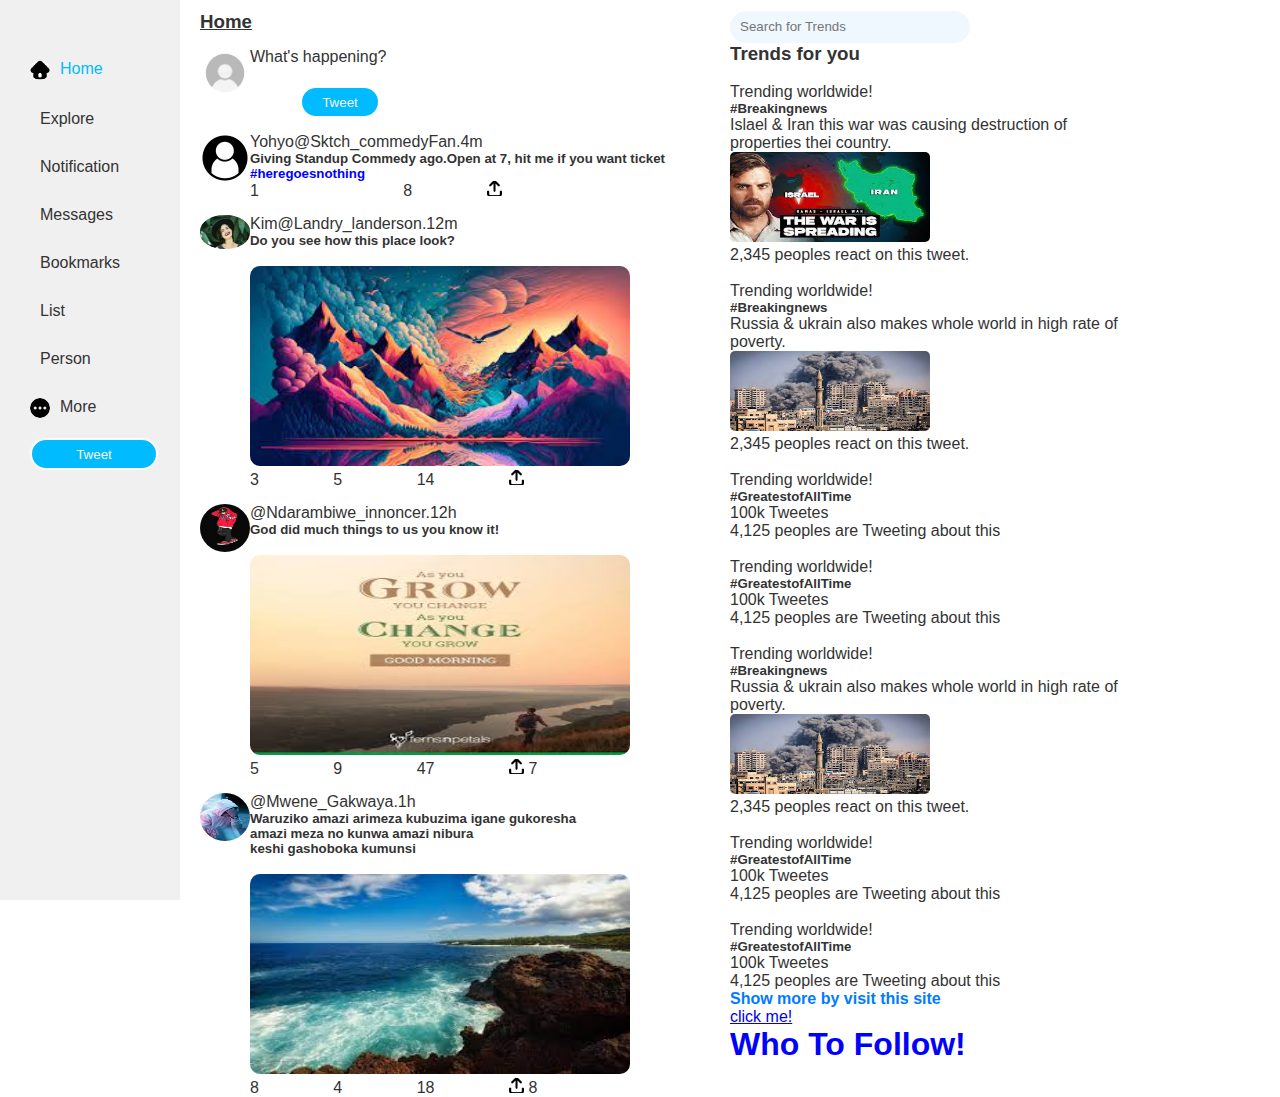
<file: index.html>
<!DOCTYPE html>
<html lang="en">
<head>
    <meta charset="UTF-8">
    <meta name="viewport" content="width=device-width, initial-scale=1.0">
    <title>caleb@twitterclone</title>
    <link href="https://fonts.googleapis.com/css2?family=Material+Symbols+Outlined" rel="stylesheet" />

    <link rel="stylesheet" href="https://cdnjs.cloudflare.com/ajax/libs/font-awesome/6.4.2/css/all.min.css"
    integrity="sha512-z3gLpd7yknf1YoNbCzqRKc4qyor8gaKU1qmn+CShxbuBusANI9QpRohGBreCFkKxLhei6S9CQXFEbbKuqLg0DA==" 
    crossorigin="anonymous" 
    referrerpolicy="no-referrer" />
    <link rel="stylesheet" href="index.css">
</head>
<body>
<main>
<div class="wrapper">
    <header class="fixed-head">
        <div class="nav-icons">
            <ul>
                <li><i id="icon" class="fa-brands fa-twitter" style="color: rgb(0, 187, 255); font-size: 2rem;"></i></li>
                <li class="home"><img style="border-radius: 50%;" id="image-icon" src="image/home-icon.png" width="20"> Home</li>
                <li> <i id="icon" class="fas fa-hashtag"></i> Explore</li>
                <li> <i id="icon" class="fas fa-bell"></i> Notification</li>
                <li><i id="icon" class="fas fa-envelope"></i> Messages</li>
                <li><i id="icon" class="fa-solid fa-bookmark"></i> Bookmarks</li>
                <li><i id="icon" class="fa-solid fa-rectangle-list"></i> List</li>
                <li><i id="icon" class="fa-solid fa-user"></i>Person</li>
                <li><img style="border-radius: 50%;" id="image-icon" src="image/circle-alipse.png" width="20"  alt="">More</li>
                <button id="tweet-icon">Tweet</button>
            </ul>
        </div>
    </header>
    <main class="grid-container">
        <div class="middle">
            <div class="middle-1">
                <h3><u style=" size: 10px;">Home</u></h3>
            <div class="user">
                <div>
                <img src="image/user.jpeg" width="50" style="border-radius: 50%;" >
                </div>
                <div class="user-id">
                    <p>What's happening?</p>
                    <ul>
                        <li><i class="fa-regular fa-image"></i></li>
                        <li><i class="fa-solid fa-gift"></i></li>
                        <li><i class="fa-solid fa-key"></i></li>
                        <li><i class="fa-solid fa-calendar-days"></i></li>
                        <li><i class="fa-solid fa-globe"></i></li>
                         <li><button id="tweet-icon2">Tweet</button></li>
                    </ul>
                </div>
            </div>
            </div>
            <div class="middle-2">
                <div class="user">
                    <div>
                    <img src="image/user1.png" width="50" style="border-radius: 50%;" >
                    </div>
                    <div class="user-id">
                        <p>Yohyo@Sktch_commedyFan.4m</p>
                        <h5>Giving Standup Commedy ago.Open at 7, hit me if you want ticket <span style="color: blue;">#heregoesnothing</span></h5>
                        <ul>
                            <li id="list"><i class="fa-regular fa-comment"></i> 1</li>
                            <li id="list"><i class="fa-solid fa-retweet"></i></li>
                            <li id="list"><i class="fa-regular fa-heart"></i> 8</li>
                            <li id="list"><img src="image/arrow-icon.png" width="15"></li>
                        </ul>
                    </div>
                </div>
            </div>
                <div class="middle-3">
                    <div class="user">
                        <div>
                        <img src="image/pro0.jpg" width="50" style="border-radius: 48%;" >
                        </div>
                        <div class="user-id">
                            <p>Kim@Landry_landerson.12m</p>
                            <h5>Do you see how this place look?</h5><br>
                            <img src="image/backimage.jpg" width="380" height="200" style="border-radius: 10px;">
                            <br>
                            <ul>
                                <li id="list"><i class="fa-regular fa-comment"></i> 3</li>
                                <li id="list"><i class="fa-solid fa-retweet"></i> 5</li>
                                <li id="list"><i class="fa-regular fa-heart"></i> 14</li>
                                <li id="list"><img src="image/arrow-icon.png" width="15"></li>
                            </ul>
                        </div>
                    </div>
                </div>
                <div class="middle-4">
                    <div class="user">
                        <div>
                        <img src="image/pro1.jpg" width="50" style="border-radius: 50%; height: 3rem;" >
                        </div>
                        <div class="user-id">
                            <p>@Ndarambiwe_innoncer.12h</p>
                            <h5>God did much things to us you know it!</h5><br>
                            <img src="image/dawnload2.jpg" width="380" height="200" style="border-radius: 10px;">
                            <br>
                            <ul>
                                <li id="list"><i class="fa-regular fa-comment"></i>5</li>
                                <li id="list"><i class="fa-solid fa-retweet"></i> 9</li>
                                <li id="list"><i class="fa-regular fa-heart"></i> 47</li>
                                <li id="list"><img src="image/arrow-icon.png" width="15"> 7</li>
                            </ul>
                        </div>
                </div>
            </div>
            <div class="middle-5">
                <div class="user">
                    <div>
                    <img src="image/pro2.jpg" width="50" style="border-radius: 50%; height: 3rem;" >
                    </div>
                    <div class="user-id">
                        <p>@Mwene_Gakwaya.1h</p>
                        <h5>Waruziko amazi arimeza kubuzima igane gukoresha <br> amazi meza no kunwa amazi nibura <br> keshi gashoboka kumunsi</h5><br>
                        <img src="image/dawnload3.jpg" width="380" height="200" style="border-radius: 10px;">
                        <br>
                        <ul>
                            <li id="list"><i class="fa-regular fa-comment"></i>8</li>
                            <li id="list"><i class="fa-solid fa-retweet"></i> 4</li>
                            <li id="list"><i class="fa-regular fa-heart"></i> 18</li>
                            <li id="list"><img src="image/arrow-icon.png" width="15"> 8</li>
                        </ul>
                    </div>
            </div>
            </div>
        </div>
    <div class="right">
            <div class="search-container">
                <i class="fas fa-search"></i>
                <input id="button" type="text" placeholder="Search for Trends">
            </div>
        <div class="trends">
                <div>
                <h3>Trends for you</h3><br>
                <p>Trending worldwide!</p>
                <h5>#Breakingnews</h5>
                <p>Islael & Iran this war was causing destruction of properties thei country.</p>
                <img id="trend" src="image/download5.jpg" width="200" height="90" alt="">
                <p>2,345 peoples react on this tweet.</p>
                </div><br>
                <div>
                    <p>Trending worldwide!</p>
                    <h5>#Breakingnews</h5>
                    <p>Russia & ukrain also makes whole world in high rate of poverty.</p>
                    <img id="trend" src="image/download4.jpg" width="200" height="80" alt="">
                    <p>2,345 peoples react on this tweet.</p>
                    </div><br>
                    <div>
                        
                        <p>Trending worldwide!</p>
                        <h5>#GreatestofAllTime</h5>
                        <p>100k Tweetes</p>
                        <p>4,125 peoples are Tweeting about this</p>
                        </div><br>
                        <div>
                        
                            <p>Trending worldwide!</p>
                            <h5>#GreatestofAllTime</h5>
                            <p>100k Tweetes</p>
                            <p>4,125 peoples are Tweeting about this</p>
                            </div><br>
                            <div>
                                <p>Trending worldwide!</p>
                                <h5>#Breakingnews</h5>
                                <p>Russia & ukrain also makes whole world in high rate of poverty.</p>
                                <img id="trend" src="image/download4.jpg" width="200" height="80" alt="">
                                <p>2,345 peoples react on this tweet.</p>
                                </div><br>
                                <div>
                        
                                    <p>Trending worldwide!</p>
                                    <h5>#GreatestofAllTime</h5>
                                    <p>100k Tweetes</p>
                                    <p>4,125 peoples are Tweeting about this</p>
                                    </div><br>
                            <div>
                        
                                <p>Trending worldwide!</p>
                                <h5>#GreatestofAllTime</h5>
                                <p>100k Tweetes</p>
                                <p>4,125 peoples are Tweeting about this</p>
                                </div>


                        <div>
                            <h4 style="color: rgb(0, 123, 255);">Show more by visit this site</h4> <a href="https://www.google.com/search?q=war+in+the+world&rlz=1C1KNTJ_enRW1077RW1077&oq=war+in+the+wor&gs_lcrp=EgZjaHJvbWUqBwgAEAAYgAQyBwgAEAAYgAQyBggBEEUYOTIHCAIQABiABDIHCAMQABiABDIHCAQQABiABDIHCAUQABiABDIHCAYQABiABDIHCAcQABiABDIICAgQABgWGB4yDQgJEAAYChgWGB4Y8QTSAQg5MzYzajBqN6gCALACAA&sourceid=chrome&ie=UTF-8">click me!</a> 
                        </div>
                        <div>
                            <h1 style="color: blue;">Who To Follow!</h1>
                        </div>
        </div>
    </div>
    </main>
</div> 
</body>
</html>
</file>
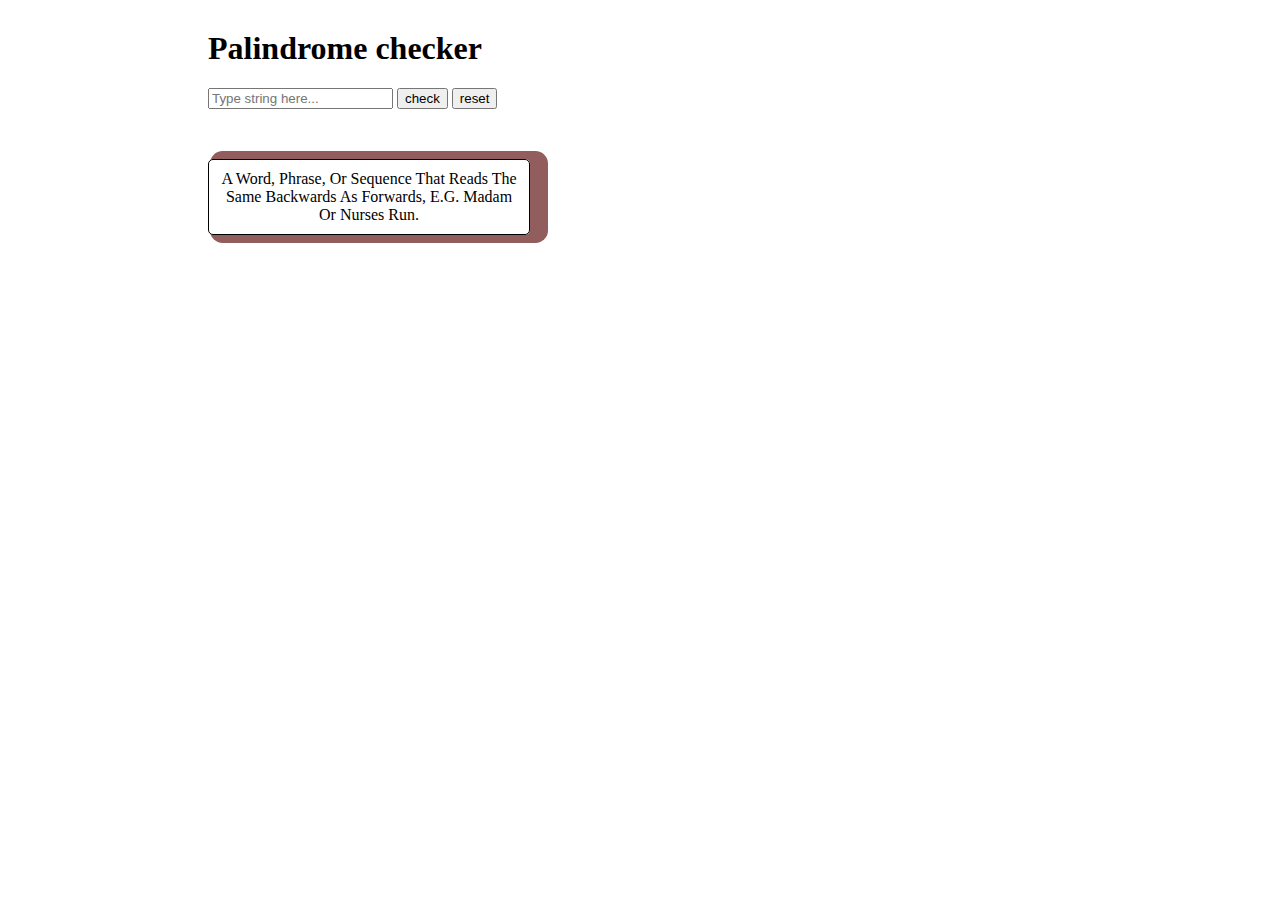
<file: paridrone/palidrome.html>
<!DOCTYPE html>
<html lang="en">
  <head>
    <meta charset="UTF-8" />
    <meta name="viewport" content="width=device-width, initial-scale=1.0" />
    <title>Palidrome checker</title>
    <link rel="stylesheet" href="palidrome.css">
  </head>
  <body>
    <!-- main body of our app-->
    <div class="container">
      <h1>Palindrome checker</h1>
      <form action="" class="active">
      <input type="text" id="text-input" placeholder="Type string here..." />
      <button id="check-btn">check</button>
      <button type="reset" id="clear-btn">reset</button>
    
      <div id="result"></div>
      <div id="error"></div>
    </form>
      <div class="description">
        a word, phrase, or sequence that reads the same backwards as forwards, e.g. madam or nurses run.
      </div>
    </div>
    <!-- js code input here-->
    <script src="palidrome.js"></script>
  </body>
</html>
</file>
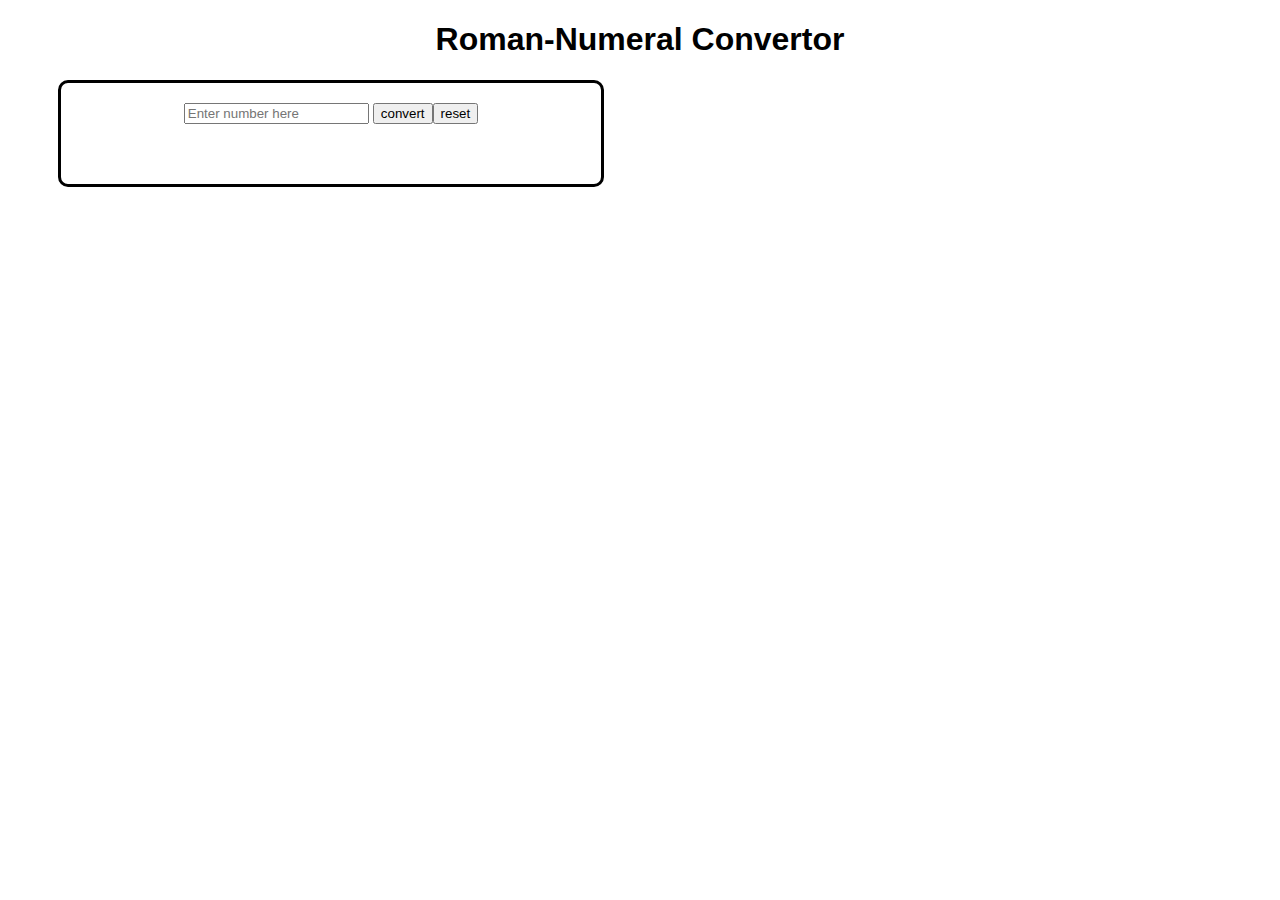
<file: Roman-numerical-converter/romanNum.html>
<!DOCTYPE html>
<html lang="en">
  <head>
    <meta charset="UTF-8" />
    <meta name="viewport" content="width=device-width, initial-scale=1.0" />
    <title>Roman numeral convertor</title>
    <link rel="stylesheet" href="romanNum.css" />
  </head>
  <body>
    <h1>Roman-numeral convertor</h1>
    <div class="container">
      <form action="" class="active">
        <input
          type="number"
          id="number"
          min="1"
          placeholder="Enter number here"
        />
        <button id="convert-btn">convert</button
        ><button id="reset" type="reset">reset</button>
        <div id="output"></div>
        <div id="error"></div>
      </form>
    </div>
    <script src="romanaNum.js"></script>
  </body>
</html>
</file>
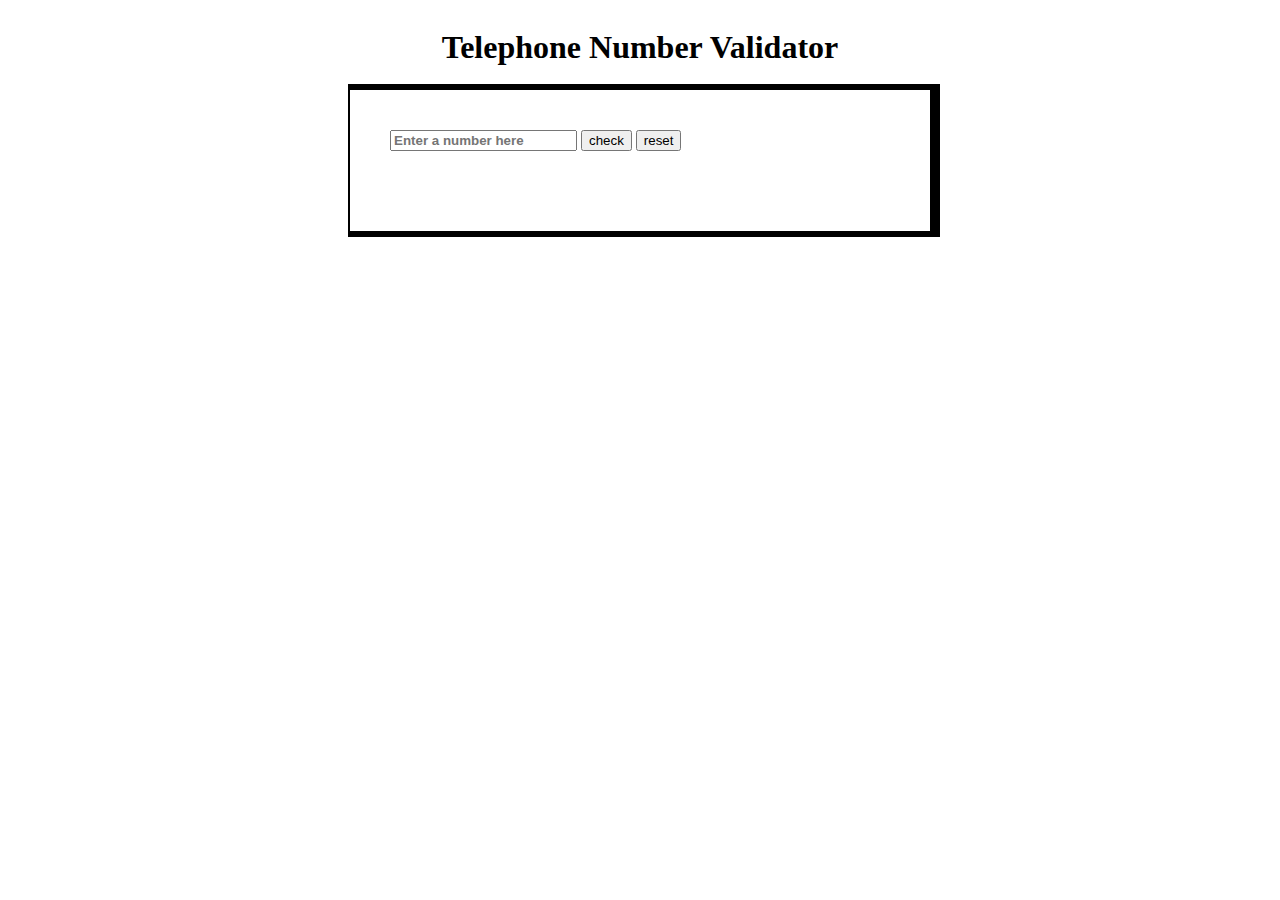
<file: telephone validator/tel.html>
<!DOCTYPE html>
<html lang="en">
<head>
    <meta charset="UTF-8">
    <meta name="viewport" content="width=device-width, initial-scale=1.0">
    <title>Telephone Validator</title>
    <link rel="stylesheet" href="tel.css">
</head>
<body>
    <h1>Telephone Number Validator </h1>
    <div class="container" id="container">
        <form action="" id="active">
            <input type="tel" id="user-input" placeholder="Enter a number here">
            <button id="check-btn" >check</button>
            <button id="clear-btn">reset</button>
            <div id="results-div"></div>
            <div id="error"></div>
        </form>
    </div>
    <script src="tel.js" method="get"></script>
</body>
</html>
</file>
<file: index.css>
*{
    box-sizing: border-box;
    margin: 0;
    padding: 0;
}
body {
    font-family: 'Segoe UI', Tahoma, Geneva, Verdana, sans-serif;
    margin: 0;
    padding: 0;
    background-color: #fff;
    color: #333;
}
.wrapper{
    display: flex;
}
.fixed-head{
    width: 180px; /* Set the width of the fixed header */
    position: fixed;
    top: 0;
    left: 0;
    bottom: 0; /* To make it stretch to the bottom */
    background-color: #f0f0f0; /* Just for demonstration */
    /* Add other styles as needed */
}
.nav-icons{
    margin-top: 0;
}
.nav-icons ul li {
    display: flex;
   padding-top: 30px;
   padding-left: 30px;
   list-style: none;
}
.home{
    color:  rgb(0, 187, 255);
}
li:hover{
    color: blue;
    cursor: pointer;
}
#icon{
    padding-right: 10px;
}
#image-icon{
    margin-right: 10px;
}
#tweet-icon{
    border-radius: 50px;
    border: 2px solid white;
    align-items: center;
    margin-left: 30px;
    margin-top: 20px;
    width: 8rem;
    height: 2rem;
    color: whitesmoke;
    background-color: rgb(0, 187, 255);
}
#tweet-icon:hover{
    transform: translate(-2px);
}
#tweet-icon2{
    border-radius: 50px;
    border: 2px solid white;
    align-items: center;
    margin-left: 50px;
    margin-top: 20px;
    width: 5rem;
    height: 2rem;
    color: whitesmoke;
    background-color: rgb(0, 187, 255);
}
.grid-container{
    display: flex;
    padding-left: 200px;
    margin-top: 1%;
}
.middle{
    max-width: 30rem;
}
.user{
    display: flex;
    padding-top: 15px;
}
.user-id ul li{
    list-style: none;
    display: inline;
}
#list{
   margin-right: 70px;
}
.right{
    margin-left: 50px;
    max-width: 25rem;
    position:sticky;
}
.search-container{
    border-radius: 50px;
    padding-top: 6px;
    padding-left: 10px;
    width: 15rem;
    height: 2rem;
    background: aliceblue;
    border-radius: 20px;
    align-items: center;
    border-radius: 20px;

}
#button{
    background-color: aliceblue;
    border: none;
    background-color: transparent;
}
#trend{
    border-radius: 5px;
}

/* Smaller screens like phones */
@media only screen and (max-width: 600px) {
    /* Adjust styles for smaller screens */
.nav-icons{
    position: relative;
}
.grid-container{
    display: inline;
    padding-left: 200px;
}
#list{
    margin-right: 30px;
}
  }
  
  /* Medium-sized devices like tablets */
  @media only screen and (min-width: 601px) and (max-width: 1024px) {
    /* Adjust styles for tablets */
    .nav-icons{
        font-size: medium;
        position: relative;
    }
    .grid-container ,.middle{
        display: inline-block;
        justify-content: space-between;

    }
    .grid-container{
        display: flex;
        padding-top: 10px;
        padding-left: 200px;
    }
    .middle-1{
        font-family: sans-serif;
    }
    #list{
        margin-right: 60px;
    }
  }
  
  /* Larger screens like desktops */
  @media only screen and (min-width: 1025px) {
    /* Adjust styles for larger screens */
    main{
        display: flex;
    }

  }
</file>
<file: paridrone/palidrome.css>
/* html{
    /* text-align: center; */
    /* align-items: center; */
    /* justify-content: center; */
/* } */ 
.container{
    margin-left: 200px;
    margin-top: 30px;
}
#error{
    color: red;
    width: 400px;
    height: auto;
    padding: 10px;
    font-size:30px;
    margin-bottom: 10px;
}
#output{
    padding: 10px;
    border: 1px solid gray;
}
#result{
    color: black;
    padding-top: 20px;
    font-size: 20px;
}
.description{
    text-align: center;
    justify-content: center;
    align-items: center;
    width: 300px;
    text-align: center;
    border: 1px solid black;
    padding: 10px;
    text-transform: capitalize;
    border-radius: 5px;
    box-shadow: 10px 0 0 8px rgb(146, 93, 93);
}
</file>
<file: Roman-numerical-converter/romanNum.css>
.container {
  text-align: center;
  padding: 20px;
  border: 3px solid black;
  width: 500px;
  margin-left: 50px;
  border-radius: 10px;
}
h1 {
  text-align: center;
  text-transform: capitalize;
  color: black;
  font-weight: bold;
  font-family: Impact, Haettenschweiler, "Arial Narrow Bold", sans-serif;
  text-shadow: -5px 0 1px -1px gray;
  z-index: 100;
}
#output {
  padding: 10px;
  font-size: 20px;
  font-weight: 800;
  width: auto;
}
#error {
  color: red;
  font-size: 20px;
  margin-top: 20px;
  width: auto;
}
</file>
<file: telephone validator/tel.css>
html{
    display: flex;
    align-items: center;
    justify-content: center;
}
#user-input{
   
    color: black;
    font-weight: 600;
}
#container{
    border: 2px solid black;
    box-shadow: 4px 0 0 4px black ;
    margin: 10px;
    padding: 40px;
    width: 500px;
    align-items: center;
}
h1{
    text-align: center;
    text-transform: capitalize;
    font-weight: bold;
    z-index: 400;
}

#results-div{
    padding-top:20px;
    font-size: 20px;
    font-weight: bold;
}

#error{
    padding: 10px;
    color: red;
    font-size: 18px;
    font-weight: bold;
    font-style: italic;
}
</file>
